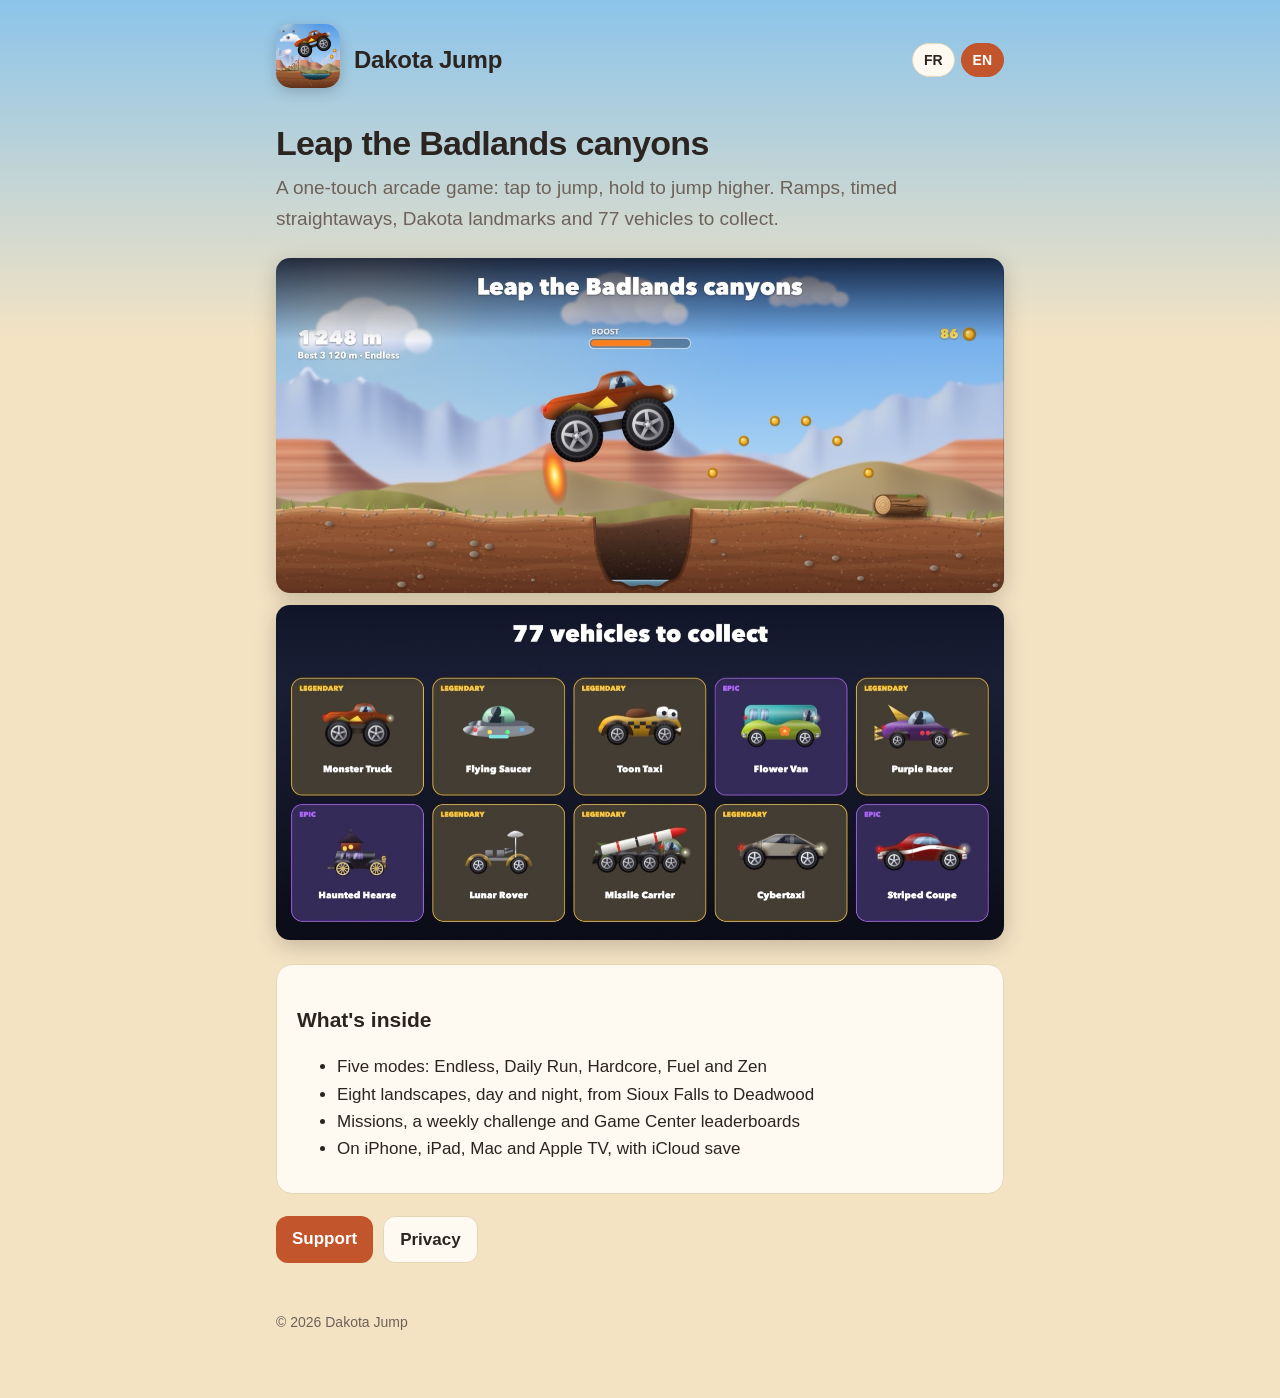
<file: index.html>
<!doctype html>
<html lang="fr">
<head>
<meta charset="utf-8">
<meta name="viewport" content="width=device-width, initial-scale=1">
<title>Dakota Jump</title>
<meta name="description" content="Dakota Jump : saute les ravins des Badlands au volant de 77 véhicules. iPhone, iPad, Mac et Apple TV.">
<link rel="icon" href="img/icon.png">
<link rel="apple-touch-icon" href="img/icon.png">
<link rel="stylesheet" href="style.css">
<script src="lang.js"></script>
</head>
<body>
<main>
  <header>
    <a href="./"><img src="img/icon.png" alt=""></a>
    <a href="./" class="name">Dakota Jump</a>
    <nav><button data-set="fr">FR</button><button data-set="en">EN</button></nav>
  </header>

  <section data-lang="fr">
    <h1>Saute les ravins des Badlands</h1>
    <p class="lead">Un jeu d'arcade à une touche : appuie pour sauter, plus longtemps pour sauter plus haut.
      Tremplins, lignes droites chronométrées, monuments du Dakota et 77 véhicules à collectionner.</p>
  </section>
  <section data-lang="en">
    <h1>Leap the Badlands canyons</h1>
    <p class="lead">A one-touch arcade game: tap to jump, hold to jump higher.
      Ramps, timed straightaways, Dakota landmarks and 77 vehicles to collect.</p>
  </section>

  <div class="shots">
    <img src="img/jump.jpg" alt="Dakota Jump">
    <img src="img/garage.jpg" alt="Garage">
  </div>

  <section data-lang="fr">
    <div class="card">
      <h2>Au programme</h2>
      <ul>
        <li>Cinq modes : Endless, Daily Run, Hardcore, Fuel et Zen</li>
        <li>Huit paysages, de jour comme de nuit, de Sioux Falls à Deadwood</li>
        <li>Missions, défi de la semaine et classements Game Center</li>
        <li>Sur iPhone, iPad, Mac et Apple TV, avec sauvegarde iCloud</li>
      </ul>
    </div>
  </section>
  <section data-lang="en">
    <div class="card">
      <h2>What's inside</h2>
      <ul>
        <li>Five modes: Endless, Daily Run, Hardcore, Fuel and Zen</li>
        <li>Eight landscapes, day and night, from Sioux Falls to Deadwood</li>
        <li>Missions, a weekly challenge and Game Center leaderboards</li>
        <li>On iPhone, iPad, Mac and Apple TV, with iCloud save</li>
      </ul>
    </div>
  </section>

  <div class="links">
    <a href="support.html"><span data-lang="fr">Assistance</span><span data-lang="en">Support</span></a>
    <a href="privacy.html" class="alt"><span data-lang="fr">Confidentialité</span><span data-lang="en">Privacy</span></a>
  </div>

  <footer>&copy; 2026 Dakota Jump</footer>
</main>
</body>
</html>
</file>
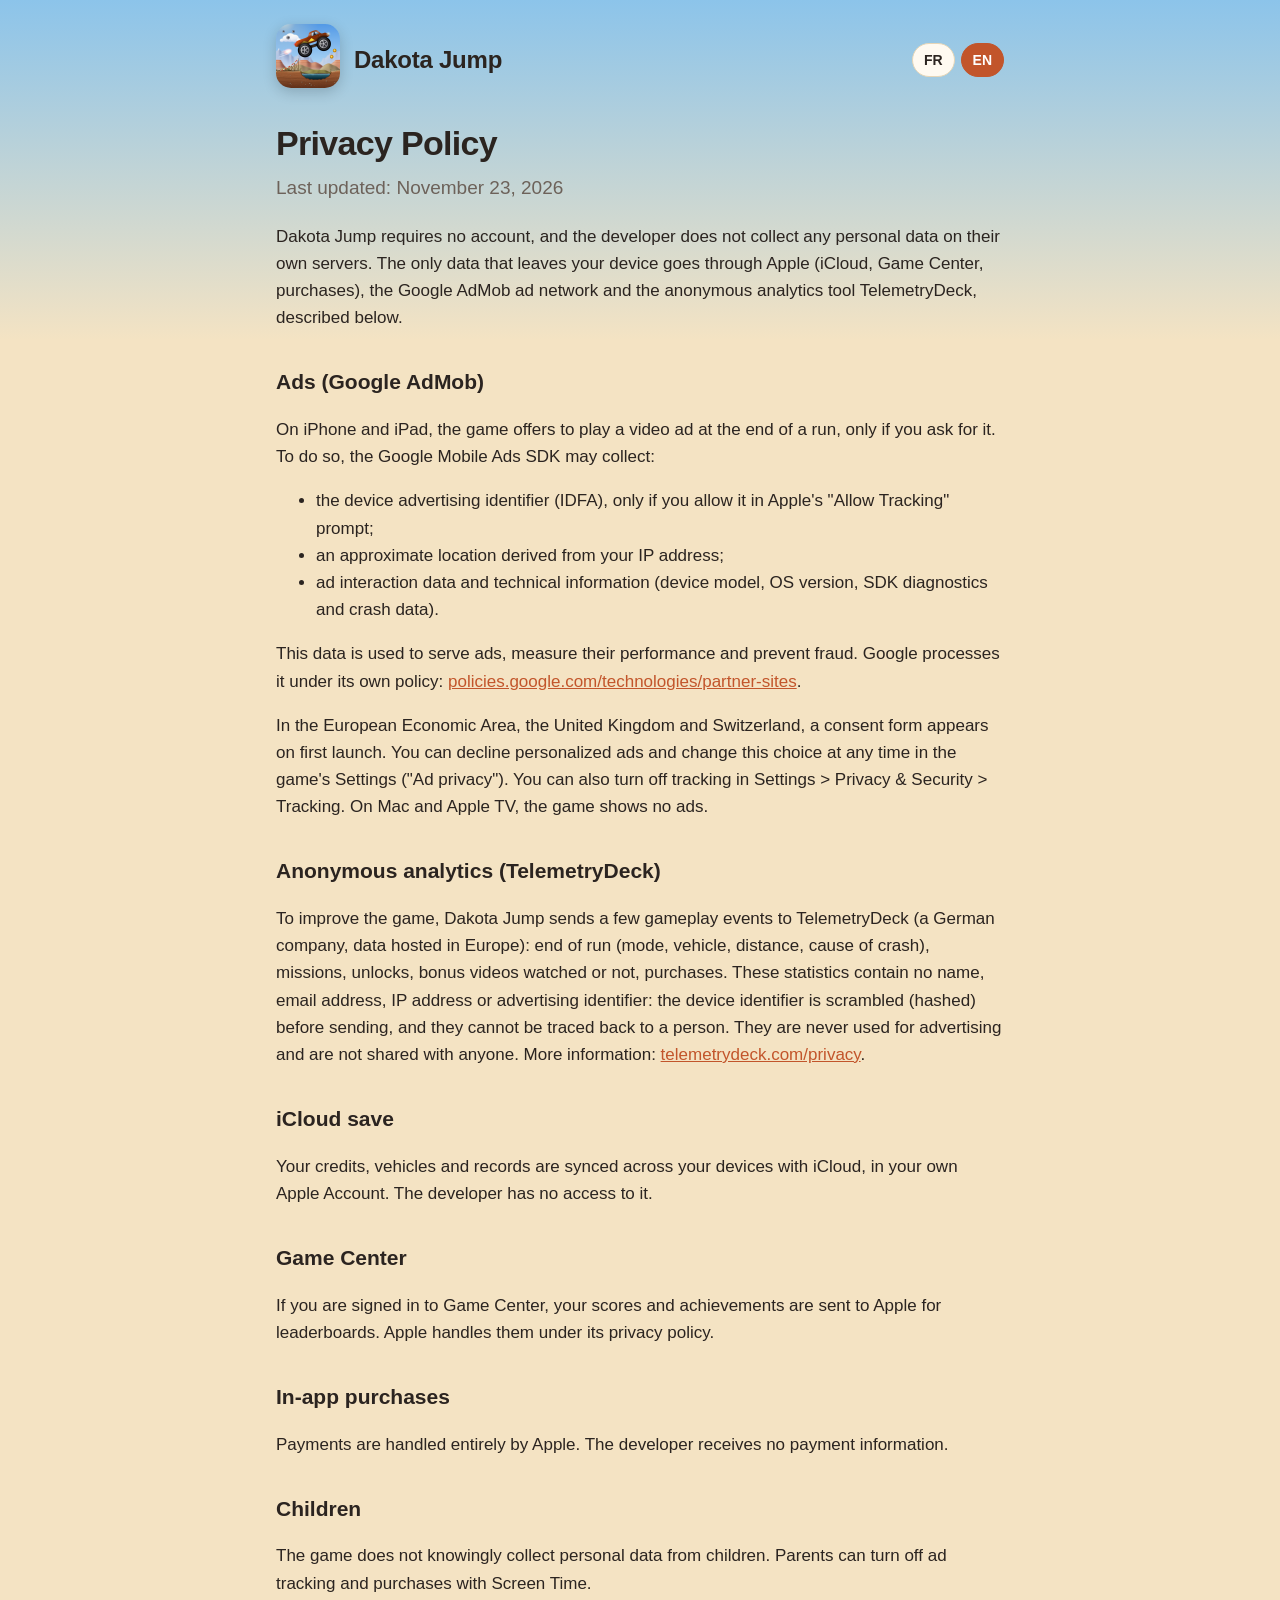
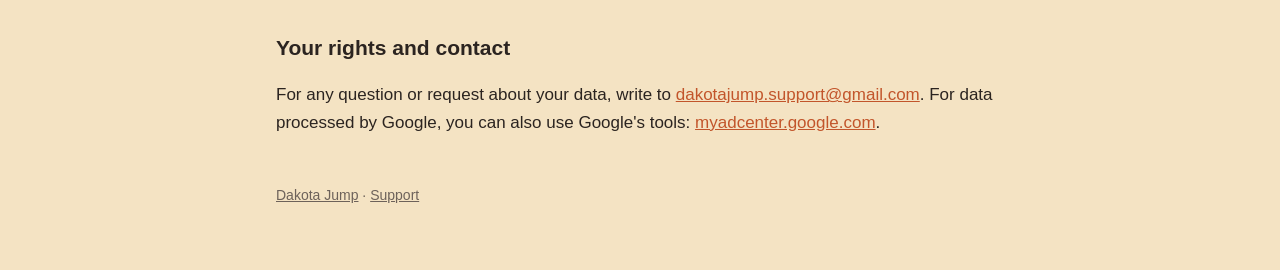
<file: privacy.html>
<!doctype html>
<html lang="fr">
<head>
<meta charset="utf-8">
<meta name="viewport" content="width=device-width, initial-scale=1">
<title>Dakota Jump Privacy</title>
<link rel="icon" href="img/icon.png">
<link rel="stylesheet" href="style.css">
<script src="lang.js"></script>
</head>
<body>
<main>
  <header>
    <a href="./"><img src="img/icon.png" alt=""></a>
    <a href="./" class="name">Dakota Jump</a>
    <nav><button data-set="fr">FR</button><button data-set="en">EN</button></nav>
  </header>

  <section data-lang="fr">
    <h1>Politique de confidentialité</h1>
    <p class="lead">Dernière mise à jour : 23 novembre 2026</p>
    <p>Dakota Jump ne demande aucun compte et le développeur ne collecte aucune donnée personnelle sur ses propres
      serveurs. Les seules données qui quittent ton appareil passent par Apple (iCloud, Game Center, achats), par
      la régie publicitaire Google AdMob et par l'outil de statistiques anonymes TelemetryDeck, décrits ci-dessous.</p>

    <h2>Publicités (Google AdMob)</h2>
    <p>Sur iPhone et iPad, le jeu propose de regarder une vidéo publicitaire en fin de partie, uniquement si tu la
      demandes. Pour cela, le SDK Google Mobile Ads peut collecter :</p>
    <ul>
      <li>l'identifiant publicitaire de l'appareil (IDFA), seulement si tu l'autorises dans la fenêtre d'Apple
        « Autoriser le suivi » ;</li>
      <li>une localisation approximative déduite de l'adresse IP ;</li>
      <li>des données d'interaction avec les annonces et des informations techniques (modèle, version du système,
        données de diagnostic et de plantage du SDK).</li>
    </ul>
    <p>Ces données servent à afficher des annonces, à mesurer leurs performances et à prévenir la fraude. Elles sont
      traitées par Google selon sa propre politique :
      <a href="https://policies.google.com/technologies/partner-sites">policies.google.com/technologies/partner-sites</a>.</p>
    <p>Dans l'Espace économique européen, au Royaume-Uni et en Suisse, un formulaire de consentement s'affiche au
      premier lancement. Tu peux refuser les annonces personnalisées, et modifier ce choix à tout moment dans les
      Réglages du jeu (« Confidentialité des publicités »). Tu peux aussi refuser le suivi dans Réglages &gt;
      Confidentialité et sécurité &gt; Suivi. Sur Mac et Apple TV, le jeu n'affiche aucune publicité.</p>

    <h2>Statistiques anonymes (TelemetryDeck)</h2>
    <p>Pour améliorer le jeu, Dakota Jump envoie à TelemetryDeck (société allemande, données hébergées en Europe)
      quelques événements de jeu : fin de partie (mode, véhicule, distance, cause du crash), missions, déblocages,
      vidéos bonus regardées ou non, achats. Ces statistiques ne contiennent ni nom, ni adresse e-mail, ni adresse IP,
      ni identifiant publicitaire : l'identifiant de l'appareil est brouillé (haché) avant l'envoi, et il est
      impossible de remonter à une personne. Elles ne servent jamais à la publicité et ne sont partagées avec
      personne. Plus d'informations : <a href="https://telemetrydeck.com/privacy/">telemetrydeck.com/privacy</a>.</p>

    <h2>Sauvegarde iCloud</h2>
    <p>Tes crédits, véhicules et records sont synchronisés entre tes appareils par iCloud, dans ton propre compte
      Apple. Le développeur n'y a pas accès.</p>

    <h2>Game Center</h2>
    <p>Si tu es connecté à Game Center, tes scores et succès sont envoyés à Apple pour les classements. Apple les
      traite selon sa politique de confidentialité.</p>

    <h2>Achats intégrés</h2>
    <p>Les paiements sont entièrement gérés par Apple. Le développeur ne reçoit aucune information de paiement.</p>

    <h2>Enfants</h2>
    <p>Le jeu ne collecte sciemment aucune donnée personnelle d'enfant. Les parents peuvent désactiver le suivi
      publicitaire et les achats avec Temps d'écran.</p>

    <h2>Tes droits et contact</h2>
    <p>Pour toute question ou demande relative à tes données, écris à
      <a href="mailto:dakotajump.support@gmail.com">dakotajump.support@gmail.com</a>. Pour les données traitées par Google, tu peux aussi
      utiliser les outils de Google : <a href="https://myadcenter.google.com">myadcenter.google.com</a>.</p>
  </section>

  <section data-lang="en">
    <h1>Privacy Policy</h1>
    <p class="lead">Last updated: November 23, 2026</p>
    <p>Dakota Jump requires no account, and the developer does not collect any personal data on their own servers.
      The only data that leaves your device goes through Apple (iCloud, Game Center, purchases), the Google AdMob
      ad network and the anonymous analytics tool TelemetryDeck, described below.</p>

    <h2>Ads (Google AdMob)</h2>
    <p>On iPhone and iPad, the game offers to play a video ad at the end of a run, only if you ask for it. To do so,
      the Google Mobile Ads SDK may collect:</p>
    <ul>
      <li>the device advertising identifier (IDFA), only if you allow it in Apple's "Allow Tracking" prompt;</li>
      <li>an approximate location derived from your IP address;</li>
      <li>ad interaction data and technical information (device model, OS version, SDK diagnostics and crash data).</li>
    </ul>
    <p>This data is used to serve ads, measure their performance and prevent fraud. Google processes it under its
      own policy: <a href="https://policies.google.com/technologies/partner-sites">policies.google.com/technologies/partner-sites</a>.</p>
    <p>In the European Economic Area, the United Kingdom and Switzerland, a consent form appears on first launch.
      You can decline personalized ads and change this choice at any time in the game's Settings ("Ad privacy").
      You can also turn off tracking in Settings &gt; Privacy &amp; Security &gt; Tracking. On Mac and Apple TV,
      the game shows no ads.</p>

    <h2>Anonymous analytics (TelemetryDeck)</h2>
    <p>To improve the game, Dakota Jump sends a few gameplay events to TelemetryDeck (a German company, data hosted
      in Europe): end of run (mode, vehicle, distance, cause of crash), missions, unlocks, bonus videos watched or
      not, purchases. These statistics contain no name, email address, IP address or advertising identifier: the
      device identifier is scrambled (hashed) before sending, and they cannot be traced back to a person. They are
      never used for advertising and are not shared with anyone. More information:
      <a href="https://telemetrydeck.com/privacy/">telemetrydeck.com/privacy</a>.</p>

    <h2>iCloud save</h2>
    <p>Your credits, vehicles and records are synced across your devices with iCloud, in your own Apple Account.
      The developer has no access to it.</p>

    <h2>Game Center</h2>
    <p>If you are signed in to Game Center, your scores and achievements are sent to Apple for leaderboards. Apple
      handles them under its privacy policy.</p>

    <h2>In-app purchases</h2>
    <p>Payments are handled entirely by Apple. The developer receives no payment information.</p>

    <h2>Children</h2>
    <p>The game does not knowingly collect personal data from children. Parents can turn off ad tracking and
      purchases with Screen Time.</p>

    <h2>Your rights and contact</h2>
    <p>For any question or request about your data, write to <a href="mailto:dakotajump.support@gmail.com">dakotajump.support@gmail.com</a>.
      For data processed by Google, you can also use Google's tools:
      <a href="https://myadcenter.google.com">myadcenter.google.com</a>.</p>
  </section>

  <footer><a href="./">Dakota Jump</a> &middot; <a href="support.html">Support</a></footer>
</main>
</body>
</html>
</file>
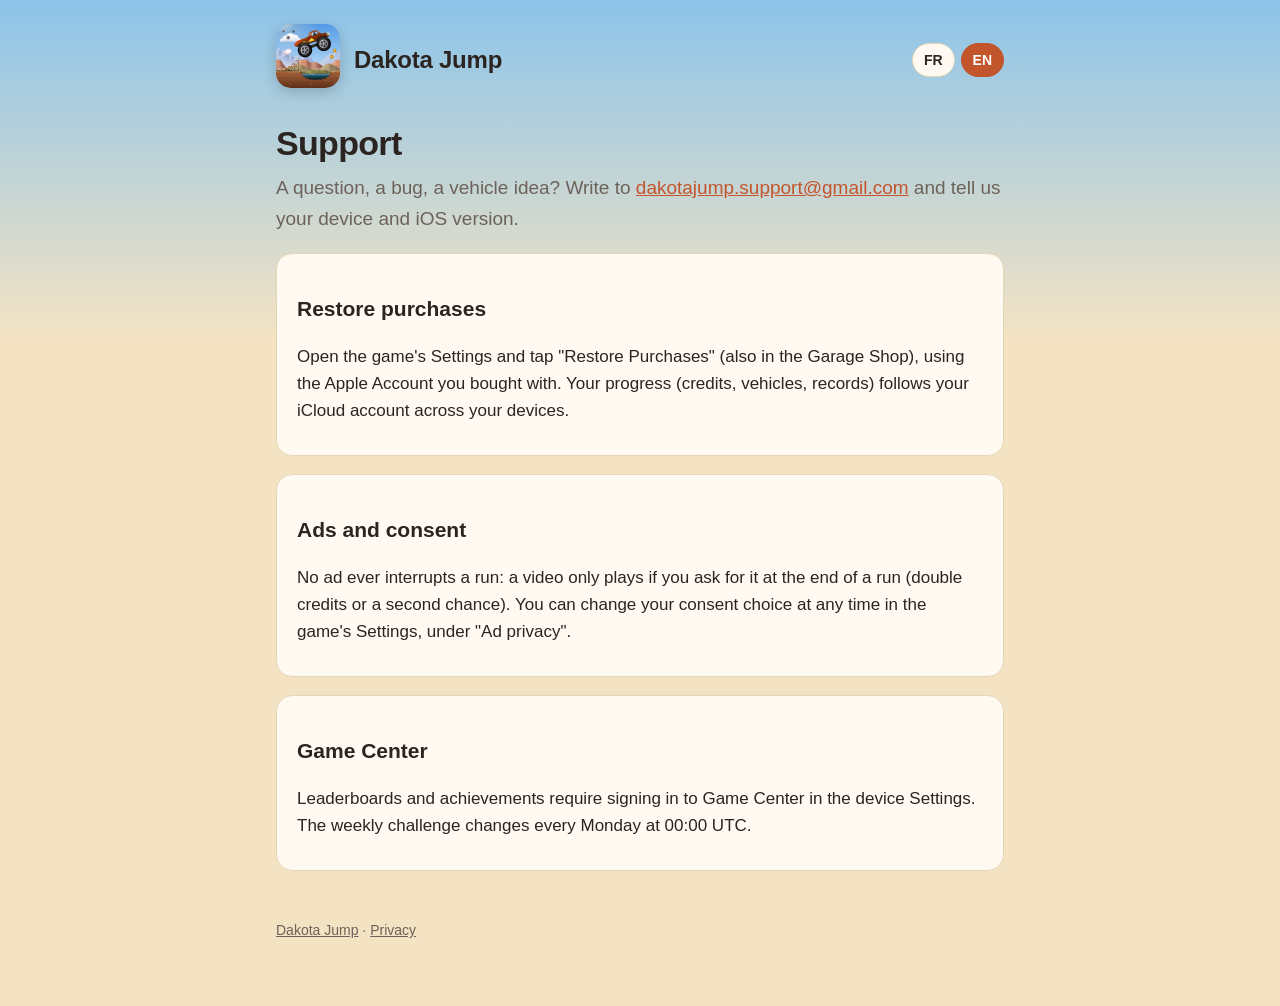
<file: support.html>
<!doctype html>
<html lang="fr">
<head>
<meta charset="utf-8">
<meta name="viewport" content="width=device-width, initial-scale=1">
<title>Dakota Jump Support</title>
<link rel="icon" href="img/icon.png">
<link rel="stylesheet" href="style.css">
<script src="lang.js"></script>
</head>
<body>
<main>
  <header>
    <a href="./"><img src="img/icon.png" alt=""></a>
    <a href="./" class="name">Dakota Jump</a>
    <nav><button data-set="fr">FR</button><button data-set="en">EN</button></nav>
  </header>

  <section data-lang="fr">
    <h1>Assistance</h1>
    <p class="lead">Une question, un bug, une idée de véhicule ? Écris-nous à
      <a href="mailto:dakotajump.support@gmail.com">dakotajump.support@gmail.com</a>, en précisant ton appareil et la version d'iOS.</p>

    <div class="card">
      <h2>Restaurer mes achats</h2>
      <p>Réglages du jeu, puis « Restaurer les achats » (aussi dans la Boutique du garage), avec le même identifiant Apple que lors de l'achat.
        Ta progression (crédits, véhicules, records) suit ton compte iCloud sur tous tes appareils.</p>
    </div>
    <div class="card">
      <h2>Publicités et consentement</h2>
      <p>Aucune publicité n'interrompt une partie : une vidéo n'est montrée que si tu la demandes en fin de partie
        (crédits doublés ou deuxième chance). Tu peux modifier ton choix de consentement à tout moment dans
        Réglages du jeu, puis « Confidentialité des publicités ».</p>
    </div>
    <div class="card">
      <h2>Game Center</h2>
      <p>Les classements et les succès nécessitent d'être connecté à Game Center dans les Réglages de l'appareil.
        Le défi de la semaine change chaque lundi à 0 h UTC.</p>
    </div>
  </section>

  <section data-lang="en">
    <h1>Support</h1>
    <p class="lead">A question, a bug, a vehicle idea? Write to
      <a href="mailto:dakotajump.support@gmail.com">dakotajump.support@gmail.com</a> and tell us your device and iOS version.</p>

    <div class="card">
      <h2>Restore purchases</h2>
      <p>Open the game's Settings and tap "Restore Purchases" (also in the Garage Shop), using the Apple Account you bought with.
        Your progress (credits, vehicles, records) follows your iCloud account across your devices.</p>
    </div>
    <div class="card">
      <h2>Ads and consent</h2>
      <p>No ad ever interrupts a run: a video only plays if you ask for it at the end of a run
        (double credits or a second chance). You can change your consent choice at any time in the game's
        Settings, under "Ad privacy".</p>
    </div>
    <div class="card">
      <h2>Game Center</h2>
      <p>Leaderboards and achievements require signing in to Game Center in the device Settings.
        The weekly challenge changes every Monday at 00:00 UTC.</p>
    </div>
  </section>

  <footer><a href="./">Dakota Jump</a> &middot; <a href="privacy.html">Privacy</a></footer>
</main>
</body>
</html>
</file>
<file: style.css>
:root {
  --sky: #8cc4ea;
  --sand: #f4e3c3;
  --rust: #c2552b;
  --ink: #2b2420;
  --muted: #6d625a;
  --card: #fffaf1;
  --line: #e6d6b8;
}
@media (prefers-color-scheme: dark) {
  :root {
    --sky: #1d3550;
    --sand: #1b1714;
    --rust: #ef8a5c;
    --ink: #f2e9dc;
    --muted: #b8ab9c;
    --card: #26201b;
    --line: #3a3029;
  }
}
* { box-sizing: border-box; }
html { -webkit-text-size-adjust: 100%; }
body {
  margin: 0;
  font: 17px/1.6 -apple-system, BlinkMacSystemFont, "Segoe UI", Roboto, sans-serif;
  color: var(--ink);
  background: linear-gradient(180deg, var(--sky) 0, var(--sand) 340px) no-repeat, var(--sand);
}
main { max-width: 760px; margin: 0 auto; padding: 24px 16px 64px; }
header { display: flex; align-items: center; gap: 14px; margin-bottom: 28px; }
header img { width: 64px; height: 64px; border-radius: 15px; box-shadow: 0 4px 14px rgba(0,0,0,.18); }
header a { color: inherit; text-decoration: none; }
header .name { font-size: 24px; font-weight: 800; letter-spacing: -.01em; }
nav { margin-left: auto; display: flex; gap: 6px; }
nav button {
  font: inherit; font-size: 14px; font-weight: 700; padding: 5px 11px; border-radius: 999px;
  border: 1px solid var(--line); background: var(--card); color: var(--ink); cursor: pointer;
}
nav button[aria-pressed="true"] { background: var(--rust); border-color: var(--rust); color: #fff; }
h1 { font-size: 34px; line-height: 1.15; margin: 0 0 10px; letter-spacing: -.02em; }
h2 { font-size: 21px; margin: 34px 0 8px; }
p, li { color: var(--ink); }
.lead { font-size: 19px; color: var(--muted); margin-top: 0; }
.card { background: var(--card); border: 1px solid var(--line); border-radius: 16px; padding: 4px 20px 14px; margin: 18px 0; }
.shots { display: grid; gap: 12px; margin: 24px 0; }
.shots img { width: 100%; border-radius: 14px; box-shadow: 0 6px 22px rgba(0,0,0,.2); }
.links { display: flex; flex-wrap: wrap; gap: 10px; margin: 22px 0; }
.links a {
  display: inline-block; padding: 9px 16px; border-radius: 12px; font-weight: 700; text-decoration: none;
  background: var(--rust); color: #fff;
}
.links a.alt { background: var(--card); color: var(--ink); border: 1px solid var(--line); }
a { color: var(--rust); }
footer { margin-top: 48px; font-size: 14px; color: var(--muted); }
footer a { color: var(--muted); }
[data-lang] { display: none; }
html[lang="fr"] [data-lang="fr"], html[lang="en"] [data-lang="en"] { display: block; }
html[lang="fr"] span[data-lang="fr"], html[lang="en"] span[data-lang="en"] { display: inline; }
</file>
